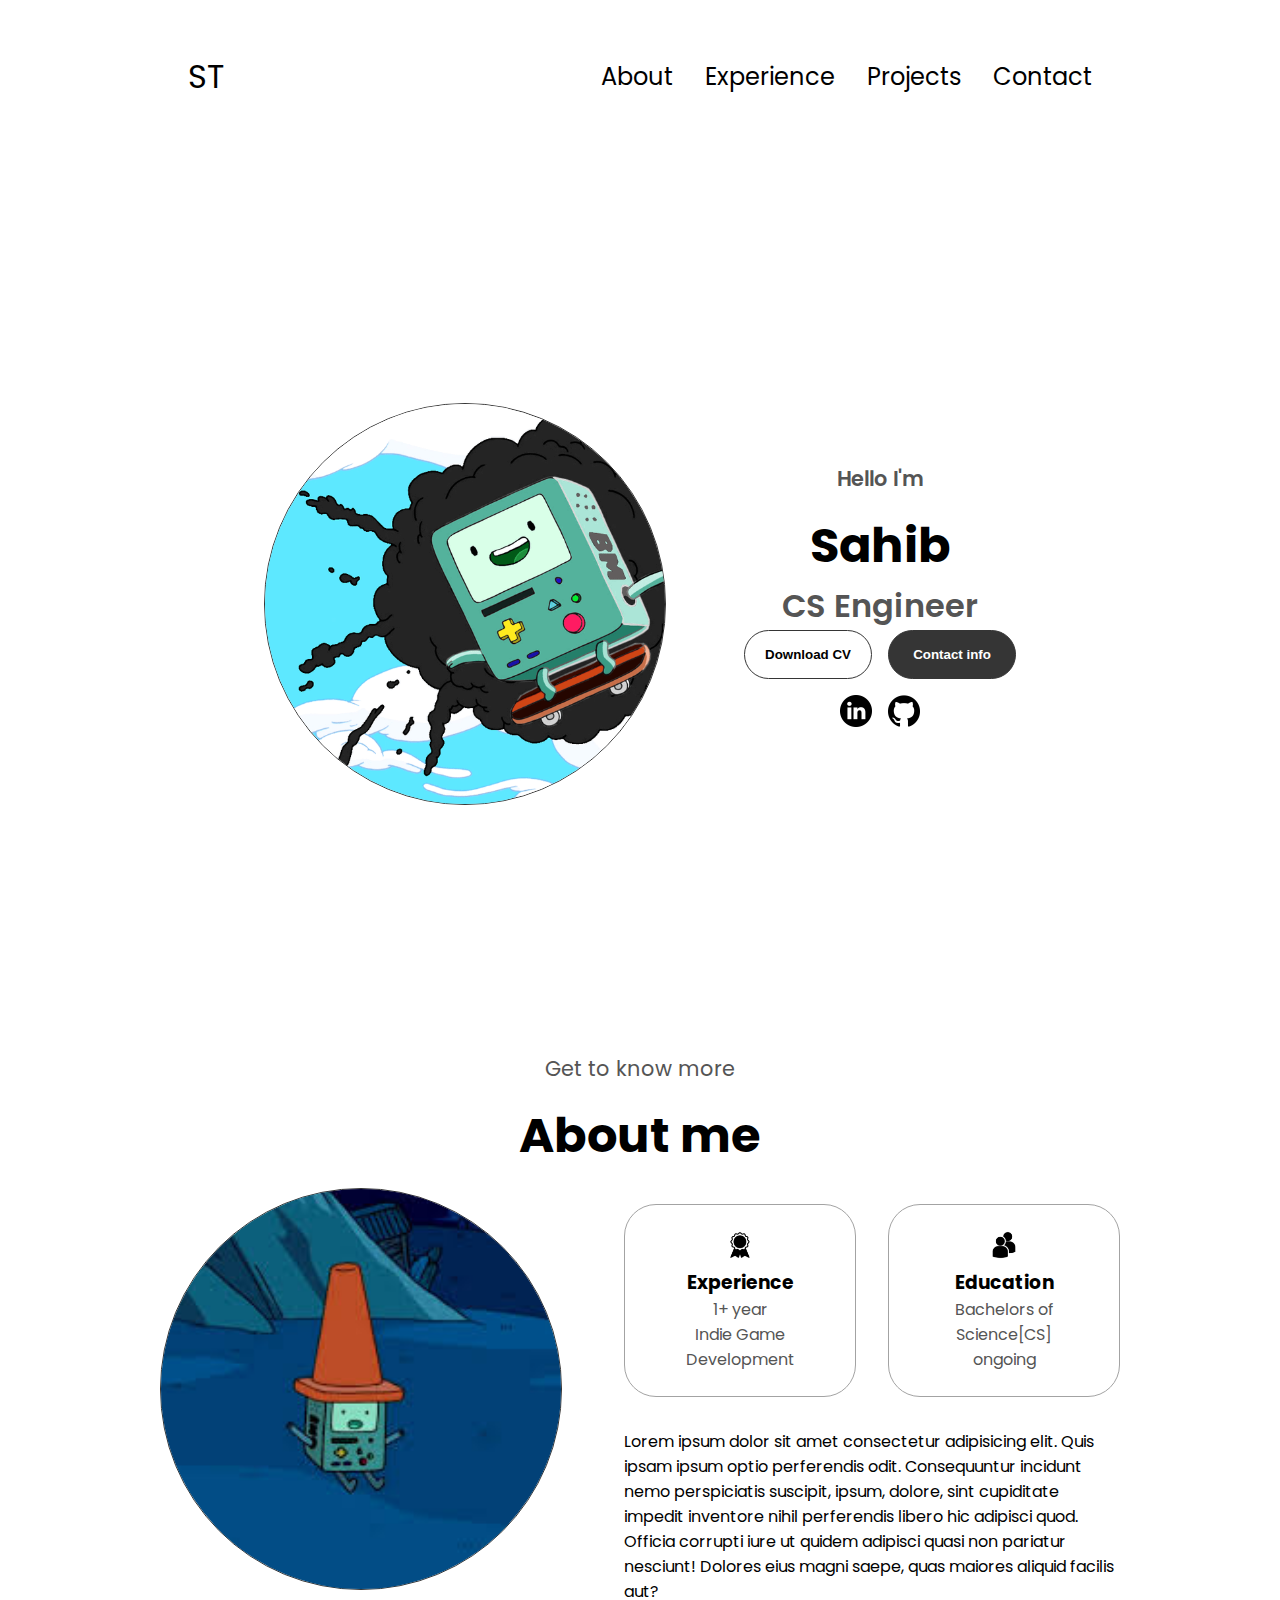
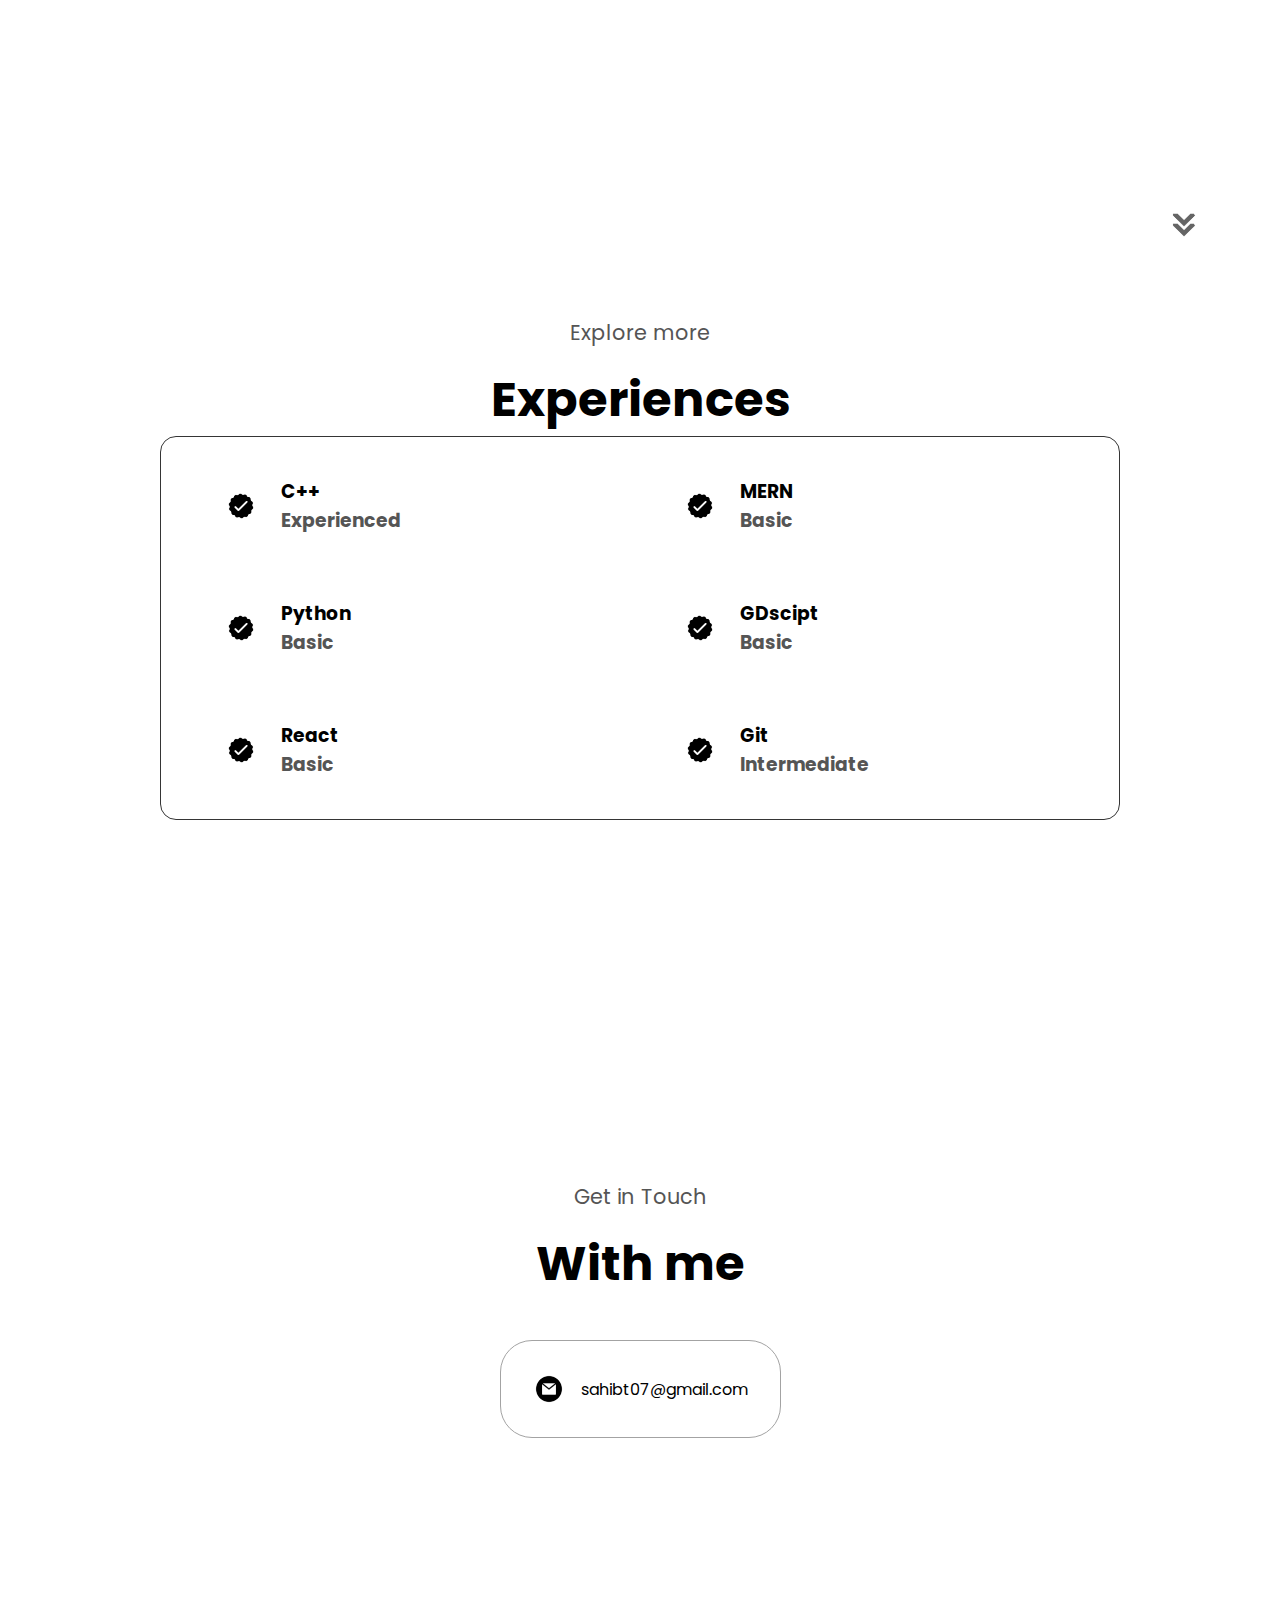
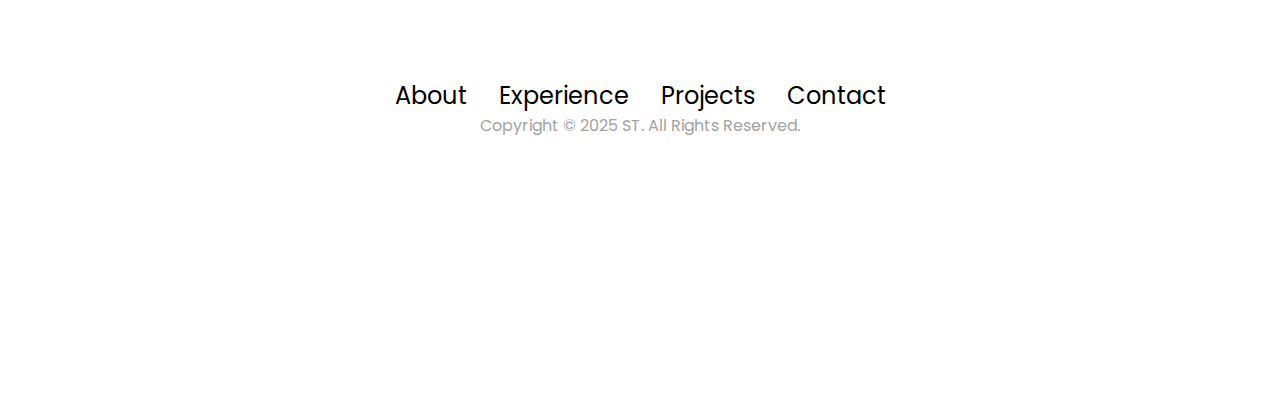
<file: index.html>
<!DOCTYPE html>
<html lang="en">
<head>
    <meta charset="UTF-8">
    <meta name="viewport" content="width=device-width, initial-scale=1.0">
    <title>Sahib</title>
    <link rel="stylesheet" href="style.css">
    <link rel="stylesheet" href="media.css">
</head>
<body>
    <nav id="desktop_nav">
        <div class="logo"> ST</div>
        <div>
            <ul class="nav_links">
                <li><a href="#about">About</a></li>
                <li><a href="#exp">Experience</a></li>
                <li><a href="#projects"> Projects</a></li>
                <li><a href="#contact">Contact</a></li>
            </ul>
        </div>
    </nav>
    <nav id="h_nav">
         <div class="logo">ST</div>
         <div class="h_menu">
            <div class="h_icon" onclick="toggleMenu()">
                <span></span>
                <span></span>
                <span></span>
            </div>
            <div class="menu_links">
                <li><a href="#about" onclick="toggleMenu()"> About</a></li>
                <li><a href="#exp" onclick="toggleMenu()">Experience</a></li>
                <li><a href="#projects" onclick="toggleMenu()"> Projects</a></li>
                <li><a href="#contact" onclick="toggleMenu()">Contact</a></li>

            </div>
         </div>
    </nav>
    <section id="profile">
        <div class="my_image">
            <img src="./Assets/bmo1.png" alt="bmo">
        </div>
        <div class="section_text">
            <p class="section_textp1">Hello I'm</p>
            <h1 class="title"> Sahib</h1>
            <p class="section_textp2">CS Engineer</p>
            <div class="btn_container">
                <button class="btn b1" onclick="window.open('./Assets/resume-example.pdf')">Download CV</button>
               <button class="btn b2" onclick="location.href ='#contact'">Contact info</button>
            </div>
            <div id = "social_container">
               <img 
                    src="Assets/linkedin.png" 
                    alt="linkedin_img" 
                    class="icon" 
                    onclick="window.open('https://www.linkedin.com/in/sahib-talukder07/')">
               <img 
                    src="Assets/github.png" 
                    alt="github_img" 
                    class="icon" 
                    onclick="window.open('https://github.com/Sahib-T')">
            </div>
        </div>
    </section>
    <section id="about">
        <p class="section_textp1">Get to know more</p>
        <h1 class="title">About me</h1>
        <div class="section_container">
            <div class="my_image">
                <img src="./Assets/bmo.jpg" 
                alt="me"
                class="about_pic">
            </div>
            <div class="about_detailes_containers">
                <div class="about_containers">
                    <div class="detailes_containers">
                        <img src="./Assets/experience.png" 
                        alt="experience"
                        class="icon">
                        <h3>Experience</h3>
                        <p>1+ year <br>Indie Game Development</p>
                    </div>
                    <div class="detailes_containers">
                        <img src="./Assets/education.png" 
                        alt="education"
                        class="icon">
                        <h3>Education</h3>
                        <p>Bachelors of Science[CS]<br>ongoing</p>
                    </div>    
                </div>
                <div class="text_container">Lorem ipsum dolor sit amet consectetur adipisicing elit. 
                         Quis ipsam ipsum optio perferendis odit. Consequuntur incidunt nemo perspiciatis suscipit, ipsum, dolore, sint cupiditate impedit inventore nihil perferendis libero hic adipisci quod. Officia corrupti iure ut quidem adipisci quasi non pariatur nesciunt! Dolores eius magni saepe,
                         quas maiores aliquid facilis aut?</div>
            </div>
        </div>
        <img class="icon arrow" src="Assets/arrow.png" alt="arrow icon" onclick="location.href ='#exp'">
    </section>
    <section id="exp">
        <p class="section_textp1">Explore more</p>
        <h1 class="title">Experiences</h1>
        <div class="experience_containers">
            <div class="experience_details_container">
                <div class="de1">
                    <img src="./Assets/checkmark.png" alt="checkmark"
                    class="icon">
                    <h3>C++ <br><p>Experienced</p></h3>
                </div>
                 <div class="de1">
                    <img src="./Assets/checkmark.png" alt="checkmark"
                    class="icon">
                    <h3>MERN <br><p>Basic</p></h3>
                </div>
                <div class="de1">
                    <img src="./Assets/checkmark.png" alt="checkmark"
                    class="icon">
                    <h3>Python <br><p>Basic</p></h3>
                </div>
                 <div class="de1">
                    <img src="./Assets/checkmark.png" alt="checkmark"
                    class="icon">
                    <h3>GDscipt <br><p>Basic</p></h3>
                </div>
                  <div class="de1">
                    <img src="./Assets/checkmark.png" alt="checkmark"
                    class="icon">
                    <h3>React<br><p>Basic</p></h3>
                </div>
                
                <div class="de1">
                    <img src="./Assets/checkmark.png" alt="checkmark"
                    class="icon">
                    <h3>Git<br><p>Intermediate</p></h3>
                </div>
            </div>
        </div> 
    </section>

    <section id="contact">
       <p class="section_textp1">Get in Touch</p>
        <h1 class="title">With me</h1>
        <div class="contact_details_container">
            <div class="contact_details">
                <img src="./Assets/email.png" 
                alt="mail"
                class="icon">
                  <div class="mail_link" onclick="window.open('mailto:sahibt07@gmail.com')">sahibt07@gmail.com</div>
            </div>
        </div>
        <div class="bottom_nav">
            <div>
                <ul class="nav_links">
                    <li><a href="#about">About</a></li>
                    <li><a href="#exp">Experience</a></li>
                    <li><a href="#projects"> Projects</a></li>
                    <li><a href="#contact">Contact</a></li>
                </ul>
            </div>   
        </div>
        <p class="cr_text">Copyright © 2025 ST. All Rights Reserved.</p>
    </section>

    <script src="script.js"></script>
</body>
</html>
</file>
<file: style.css>
/* comments = 1. taget the whole page using [*] 
2. #for id and [.] for class*/



@import url('https://fonts.googleapis.com/css2?family=Poppins:ital,wght@0,100;0,200;0,300;0,400;0,500;0,600;0,700;0,800;0,900;1,100;1,200;1,300;1,400;1,500;1,600;1,700;1,800;1,900&display=swap');


* {
    margin: 0;
    padding: 0%;
}

body{
    font-family: "Poppins", sans-serif ;
}

html{
    scroll-behavior: smooth; 
    /* when link is clicked it smooth transition */
    /* scroll-snap-type: y mandatory; */
}

p{
    color: rgb(85, 85, 85);
}

/* Transition */

a, .btn{
    transition: all 300ms ease;
}

/* de_nav */

nav, 
.nav_links{
    display: flex;
    justify-content: center;
    /* need to read flex */
}

nav{
    justify-content: space-around;
    /* idk how this wors  */
    align-items: center;
    height: 17vh; 
    /* it takes 17% of screen */
}

.nav_links{
    gap: 2rem;
    list-style: none;
    /* font-style: italic; */
    font-size: 1.5rem;
}

a{
    color: black;
    text-decoration: none;
    text-decoration-color: white;   
}

a:hover{
    color: grey;
    text-decoration: underline;
    text-underline-offset: 1rem;
    /* adds space betweem text and line */
}

.logo{
    font-size: 2rem;
}

.logo:hover{
    cursor: default;
}

/* Ham menu */

#h_nav{
    display: none;
}

.h_menu{
    position: relative;
    display: inline-block;
}

/* hicons is 3bars for phone */
.h_icon{
    /* Set the display to flex and the direction to column 
       to stack the spans vertically. */
    display: flex;
    flex-direction: column;
    justify-content: space-between;
    /* This adds space between the three lines */
    height: 24px;
    width:  30px;
    cursor: pointer;
}

/* span cant be empty [inline element] */

.h_icon span{
    width: 100%;
    height: 2px;
    background-color: black;
    transition: all 0.3s ease-in-out;
}

.menu_links{
    position: absolute;
    top: 100%;
    right: 0;
    width: fit-content;
    max-height: 0;
    overflow: hidden;
    transition: all 0.3s ease-in-out;
    background-color: rgba(221, 216, 216, 0.05);
    backdrop-filter: blur(6px);
    border-radius: 1rem;
}


.menu_links a{
    display: block;
    padding: auto;
    text-align: center;
    font-size: 1.5rem;
    color: black;
    text-decoration: none;
    transition: all 300ms ease;  
      
}

.menu_links li{
    list-style: none;
}


.menu_links.open{
    max-height: 300px;
}

.h_icon.open span:first-child{
    transform: rotate(45deg) translate(5px,10px);
}
.h_icon.open span:nth-child(2){
    opacity: 0;
}
.h_icon.open span:last-child{
    transform: rotate(-45deg) translate(5px, -10px);
}

/* sections */

section{
    padding-top: 4vh;
    height: 96vh;
    /* padding between topics */
    /* Section Total Height=Height(96vh)+Padding Top(4vh)=100vh
    Since the section is 100vh tall, it will take up 100% of screen. */
    margin: 0 10rem;
    box-sizing: border-box;
    /*  common practice to apply this property to all elements using the universal selector */
    min-height: fit-content;
}


/* still doesnt exist */
.section-container{
    display: flex;
}

/* PROFILE */

#profile{
    display: flex;
    justify-content: center;
    gap: 5rem;
}

.my_image{
    display: flex;
    height: 400px;
    width:  400px;
    margin: auto 0;
    border-radius: 50%;
    /* doesnt work we need to target img itself */
}

.my_image img{
    height: 400px;
    width: 400px;
    border-radius: 50%;
     /* 2. The Scaling: Ensures the image covers the area without stretching */
    object-fit: cover; 
    border: rgb(53, 53, 53) 0.1rem solid;
}


.section_text{
    align-self: center;
    text-align: center;
}

.section_text p{
    font-weight: 600;
}

.section_textp1{
    text-align: center;
    font-size: 1.3rem;
    margin-bottom: 1rem;
}

.section_textp2{
    text-align: center;
    font-size: 2rem ;
}

.title{
    font-size: 3rem;
    text-align: center;
}

#social_container{
    display: flex;
    justify-content: center;
    margin: 1rem;
    gap: 1rem;
}

/* ICONS */

.icon{
    height: 2rem;
    width: 2rem;
    cursor: pointer;
}

/* Buttons */
.btn_container{
    display: flex;
    justify-content: center;
    gap: 1rem;
}

/* both btn has 2 class */
.btn{
    font-weight: 600;
    padding: 1rem;
    width: 8rem;
    border-radius: 2rem;
}

.b1,
.b2{
    border: rgb(53, 53, 53) 0.1rem solid;
}
/* .b1:hover , 
.b2:hover{
    border: rgb(53, 53, 53) 0.1rem solid;
    cursor: pointer;
} */

.b1{
    background-color: white;
    color: black;
}
.b1:hover{
    color: white;
    background-color: rgb(53, 53, 53);
}

.b2{
    background-color: rgb(53, 53, 53);
    color: white;
}

.b2:hover{
    background-color: black;
    color: white;
}

/* ABOUT */
#about{
    position: relative;
}

.about_containers{
    gap: 2rem;
    margin-bottom: 2rem;
    margin-top: 2rem;
}

.about_detailes_containers{
    justify-content: center;
    flex-direction: column;
}

.about_containers, 
.about_detailes_containers{
    display: flex;
}

/* .about_pic{
    border-radius: 2rem;
} */

.arrow{
    position: absolute;
    right: -5rem;
    bottom: 2.5rem;
    opacity: 0.6;     /* Optional: makes it look less prominent */
    transition: opacity 300ms ease; /* Optional: smooth hover effect */
}

.arrow:hover {
    opacity: 1;
}

.detailes_containers{
    padding: 1.5rem;
    flex: 1;
    background-color: white;
    border-radius: 2rem;
    border: rgb(53, 53, 53) 0.1rem solid;
    border-color: rgb(163, 163, 163);
    text-align: center;
}

.section_container{
    gap: 4rem;
    display: flex;
}

/* EXP */

#exp{
    text-align: center;
}

.de1{
    display: flex;
    flex-direction: row;
    align-items: center;
    gap: 1.5rem;
    padding-top: 1rem;
    padding-bottom: 1rem;
    text-align: left;
    /* justify-content: center; */
}

.experience_details_container{
    /* display:flex;
    flex-wrap: wrap;
    justify-content: space-around;
    gap: 2rem; */
    

     display: grid; 
    /* Define two columns of equal size (1 fraction unit each) */
    grid-template-columns: repeat(2, 1fr); 
    gap: 2rem 3rem; /* Add vertical gap (2rem) and horizontal gap (3rem) */
    
    border-radius: 1rem;
    border-color: rgb(163, 163, 163);
    background-color: white;
    border: rgb(53, 53, 53) 0.1rem solid;
    padding: 1.5rem;
    padding-left: 4rem;
}

/* CONTACT */

#contact{
    text-align: center;
}

/* outer layout */
.contact_details{
    display:inline-flex;  
    /* just using flex extnds whole screen bc div(blk) */
    flex-direction: row;
    align-items: center;
    border: rgb(163, 163, 163) 0.1rem solid;
    border-radius: 2rem;
    padding: 2rem;
    gap: 1rem;

    /* space from above */
    margin-top: 2.5rem;
}

.contact_details:hover{
    color: rgb(163, 163, 163);
    cursor: pointer;
    text-decoration: underline;
    text-underline-offset: 1rem;
}

/* bottom_nav */

.bottom_nav {
    /* Adds space between the email block and the navigation */
    margin-top: 15rem;
  
}

.cr_text{
    color: rgb(163, 163, 163);  
    size: .4rem;
}
</file>
<file: media.css>
/* @media screen and (max-width: 1200px) {
    #desktop_nav{
        display: none;
    }
    #h_nav{
        display: flex;
    }
} */
 /* media.css */

/* This media query applies styles when the screen width is 1200px or less (tablets, phones, etc.) */
@media screen and (max-width: 1200px) {
    /* 1. NAVIGATION TOGGLE */
    #desktop_nav {
        display: none;
    }
    #h_nav {
        display: flex;
        justify-content: space-around;
    }
    
    /* 2. GENERAL LAYOUT ADJUSTMENTS */
    section {
        margin: 0 5%; 
        height: auto; /* Allow content to dictate section height on mobile */
        min-height: fit-content;
        padding-top: 4vh;
        /* Scroll-margin-top should remain in style.css or here if you prefer to keep all responsive styles here */
        /* scroll-margin-top: 17vh; */ 
    }
    
    /* 3. FONT SIZING */
    .title {
        font-size: 2rem;
    }
    .section_textp2 {
        font-size: 1.5rem;
    }
    .section_textp1 {
        font-size: 1rem;
    }

    /* 4. PROFILE SECTION */
    #profile {
        flex-direction: column;
        gap: 2rem; 
    }

    .my_image,
    .my_image img {
        height: 250px;
        width: 250px;
        margin-top: 1rem;
        padding-left: 4.5vh;
    }
    
    /* 5. ABOUT SECTION */
    .section_container {
        flex-direction: column;
        gap: 2rem;
    }
    
    .about_containers {
        flex-direction: column;
        gap: 1rem;
    }
    
    .detailes_containers {
        flex: none; 
    }
    
    .arrow {
        display: none;
    }

    /* 6. EXPERIENCE SECTION */
    .experience_details_container {
        grid-template-columns: 1fr; /* Single column layout for small screens */
        max-width: 90%;
        padding: 1rem;
        padding-left: 1.5rem;
    }

    /* 7. CONTACT SECTION */
    .contact_details {
        flex-direction: column; /* Stack the email and LinkedIn items vertically */
        padding: 1rem; 
        gap: 1rem; 
        margin-top: 1.5rem; 
    }

    /* 8. BOTTOM NAV */
    .bottom_nav {
        margin-top: 3rem; 
    }
    
    .nav_links {
        flex-wrap: wrap;
        gap: 0.5rem 1rem;
    }
}
</file>
